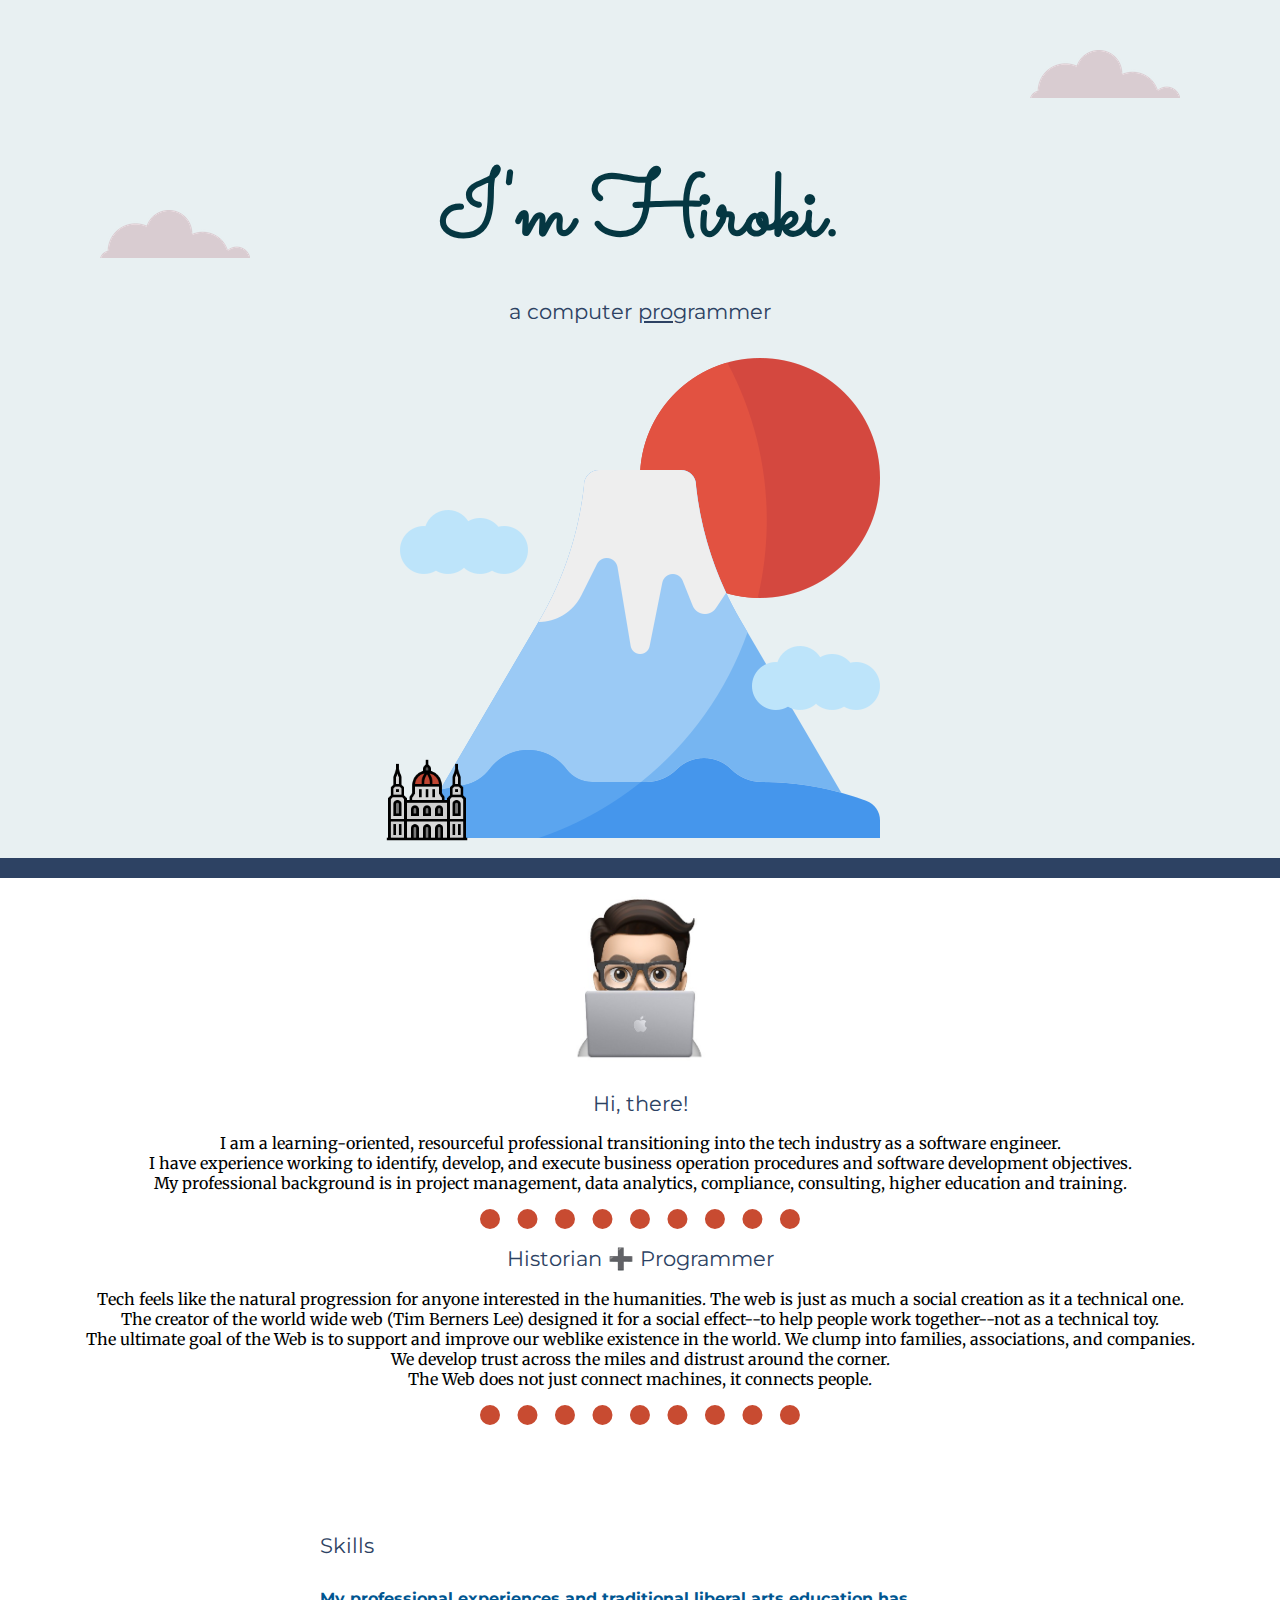
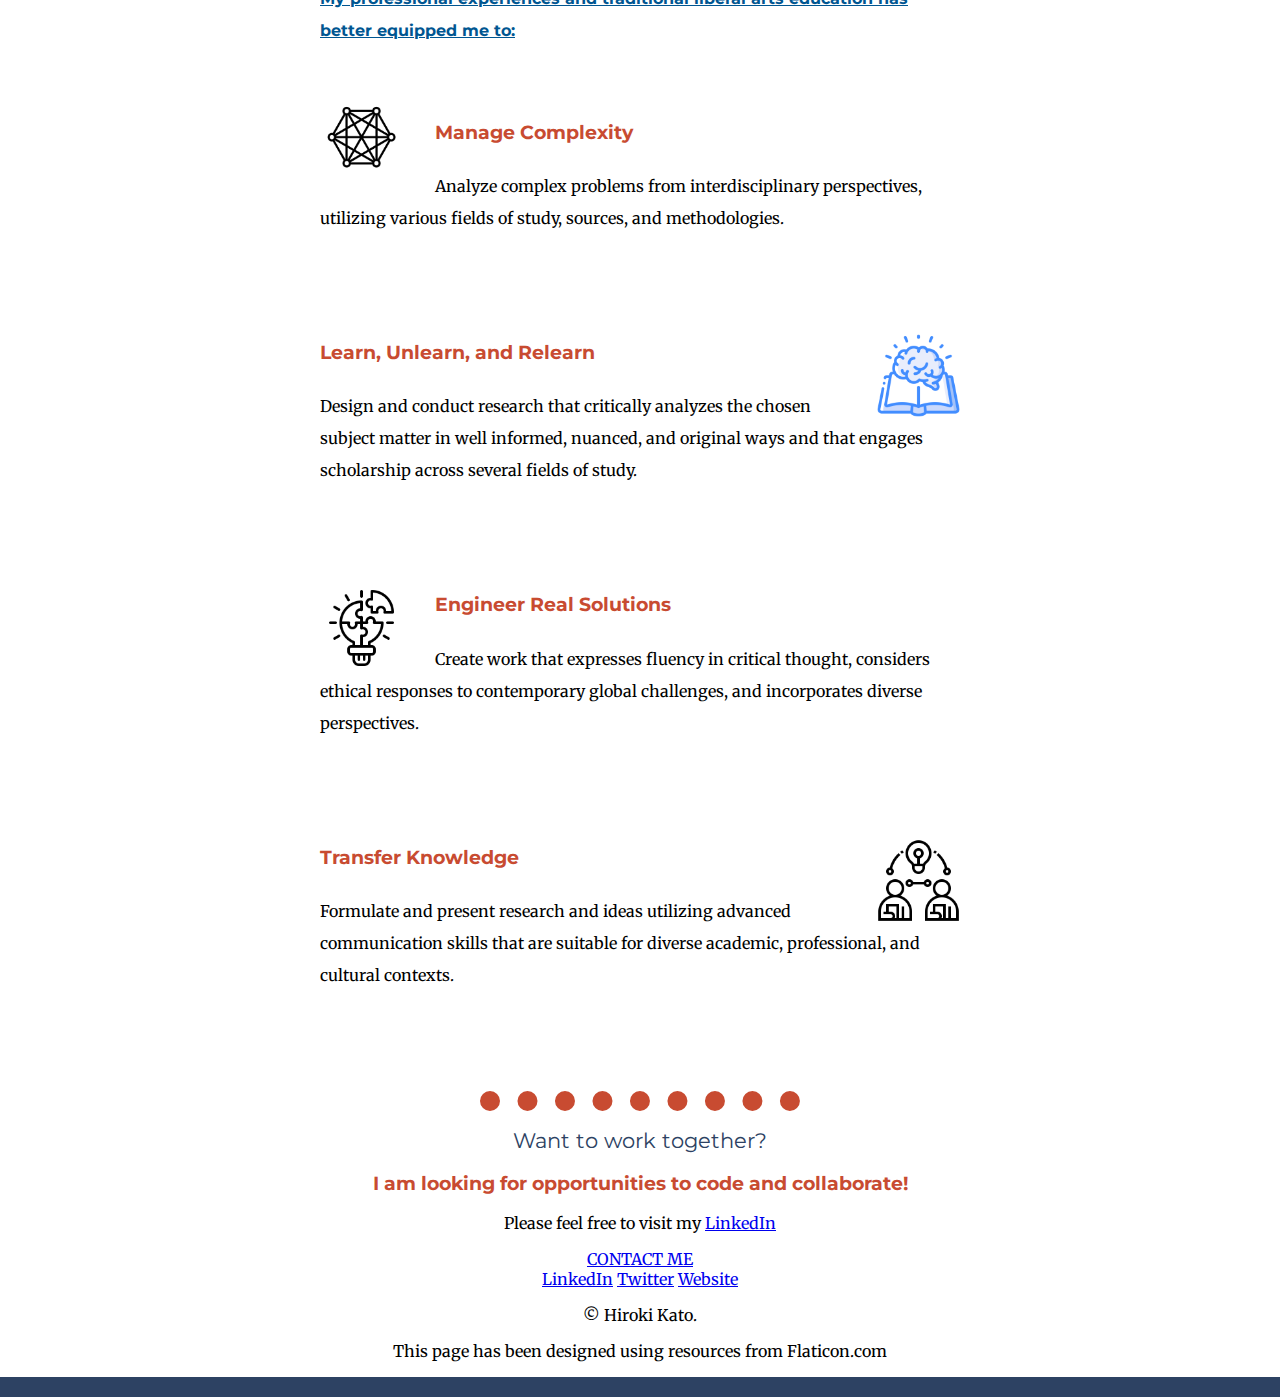
<file: index.html>
<!DOCTYPE html>
<html lang="en">

<head>
    <meta charset="UTF-8">
    <meta http-equiv="X-UA-Compatible" content="IE=edge">
    <meta name="viewport" content="width=device-width, initial-scale=1.0">
    <title>I'm Hiro</title>
    <link rel="icon" href="favicon.ico?v=2">
    <link rel="stylesheet" href="css/style.css">
    <link rel="preconnect" href="https://fonts.googleapis.com">
    <link rel="preconnect" href="https://fonts.gstatic.com" crossorigin>
    <link href="https://fonts.googleapis.com/css2?family=Merriweather&family=Montserrat&family=Sacramento&display=swap"
        rel="stylesheet">
</head>

<body>

    <div class="top-container">
        <img class="top-cloud" src="images/cloud.png" alt="cloud image">
        <h1>I'm Hiroki.</h1>
        <h2>a computer <span class="pro">pro</span>grammer</h2>
        <img class="bottom-cloud" src="images/cloud.png" alt="cloud image">
        <img class="parliament" src="images/parliament.png" alt="Hungarian parliament image">
        <img id="fuji" src="images/fuji.png" alt="mountain image">

    </div>
    <div class="navy-background"><br></div>
    <div class="middle-container">
        <div class="profile">
            <img id="hiro-picture" src="/images/hiro_apple.jpeg" alt="picture of Hiroki">
            <h2>Hi, there!</h2>
            <p>
                I am a learning-oriented, resourceful professional transitioning into the tech industry as a
                software engineer. <br>
                I have experience working to identify, develop, and execute business operation procedures
                and software development objectives. <br>
                My professional background is in project management, data analytics, compliance, consulting, higher
                education and training. <br>
            </p>
            <hr>
            <h2>Historian ➕ Programmer</h2>
            <p>Tech feels like the natural progression for anyone interested in the humanities.
                The web is just as much a social creation as it a technical one. <br>
                The creator of the world wide web (Tim Berners Lee) designed it for a social effect--to help people work
                together--not as a technical toy. <br>
                The ultimate goal of the Web is to support and improve our weblike existence in the world. We clump into
                families, associations, and companies. <br>
                We develop trust across the miles and distrust around the corner. <br>
                The Web does not just connect machines, it connects people. <br>

            </p>
        </div>



        <hr>


        <div class="skills">
            
            <div class="skill-row">
                <h2>Skills</h2>
                <h3 id="work-experience-text">My professional experiences and traditional liberal arts education has better equipped me to:</h3>
                <br>
    
                <img class="skills-picture-left" src="images/complexity.png"
                    alt="picture of geometric shape from IconBaandar Flaticon">

                <h3>Manage Complexity</h3>
                <p>Analyze complex problems from interdisciplinary perspectives, utilizing various fields of study,
                    sources, and methodologies.</p>
            </div>
            <div class="skill-row">
                <img class="skills-picture-right" src="images/book.png" alt="picture of a book with a brain on top">
                <h3>Learn, Unlearn, and Relearn</h3>
                <p>Design and conduct research that critically analyzes the chosen subject matter in well informed,
                    nuanced, and original ways and that engages scholarship across several fields of study.</p>
            </div>
            <div class="skill-row">
                <img class="skills-picture-left" src="images/idea.png"
                    alt="picture of a lightbulb with a puzzle piece missing">
                <h3>Engineer Real Solutions</h3>
                <p>Create work that expresses fluency in critical thought, considers ethical responses to contemporary
                    global challenges, and incorporates diverse perspectives.</p>
            </div>

            <div class="skill-row">
                <img class="skills-picture-right" src="images/knowledge.png"
                    alt="picture of two people with a light bulb representing knowledge sharing">
                <h3>Transfer Knowledge</h3>
                <p>Formulate and present research and ideas utilizing advanced communication skills that are suitable
                    for diverse academic, professional, and cultural contexts.</p>
            </div>
        </div>
        <hr>
        <div class="contact-me">
            <h2>Want to work together?</h2>
            <h3>I am looking for opportunities to code and collaborate!</h3>
            <p>Please feel free to visit my <a href="https://www.linkedin.com/in/hirokikato/">LinkedIn</a></p>
            <a class="btn" href="mailto:name@email.com">CONTACT ME</a>
        </div>
    </div>


    <div class="bottom-container">
        <a class="footer-link" href="https://www.linkedin.com/">LinkedIn</a>
        <a class="footer-link" href="https://twitter.com/">Twitter</a>
        <a class="footer-link" href="https://www.google.com/">Website</a>
        <p>© Hiroki Kato.</p>
        <p>This page has been designed using resources from Flaticon.com</p>
    </div>
    <div class="navy-background"><br></div>

</body>

</html>
</file>
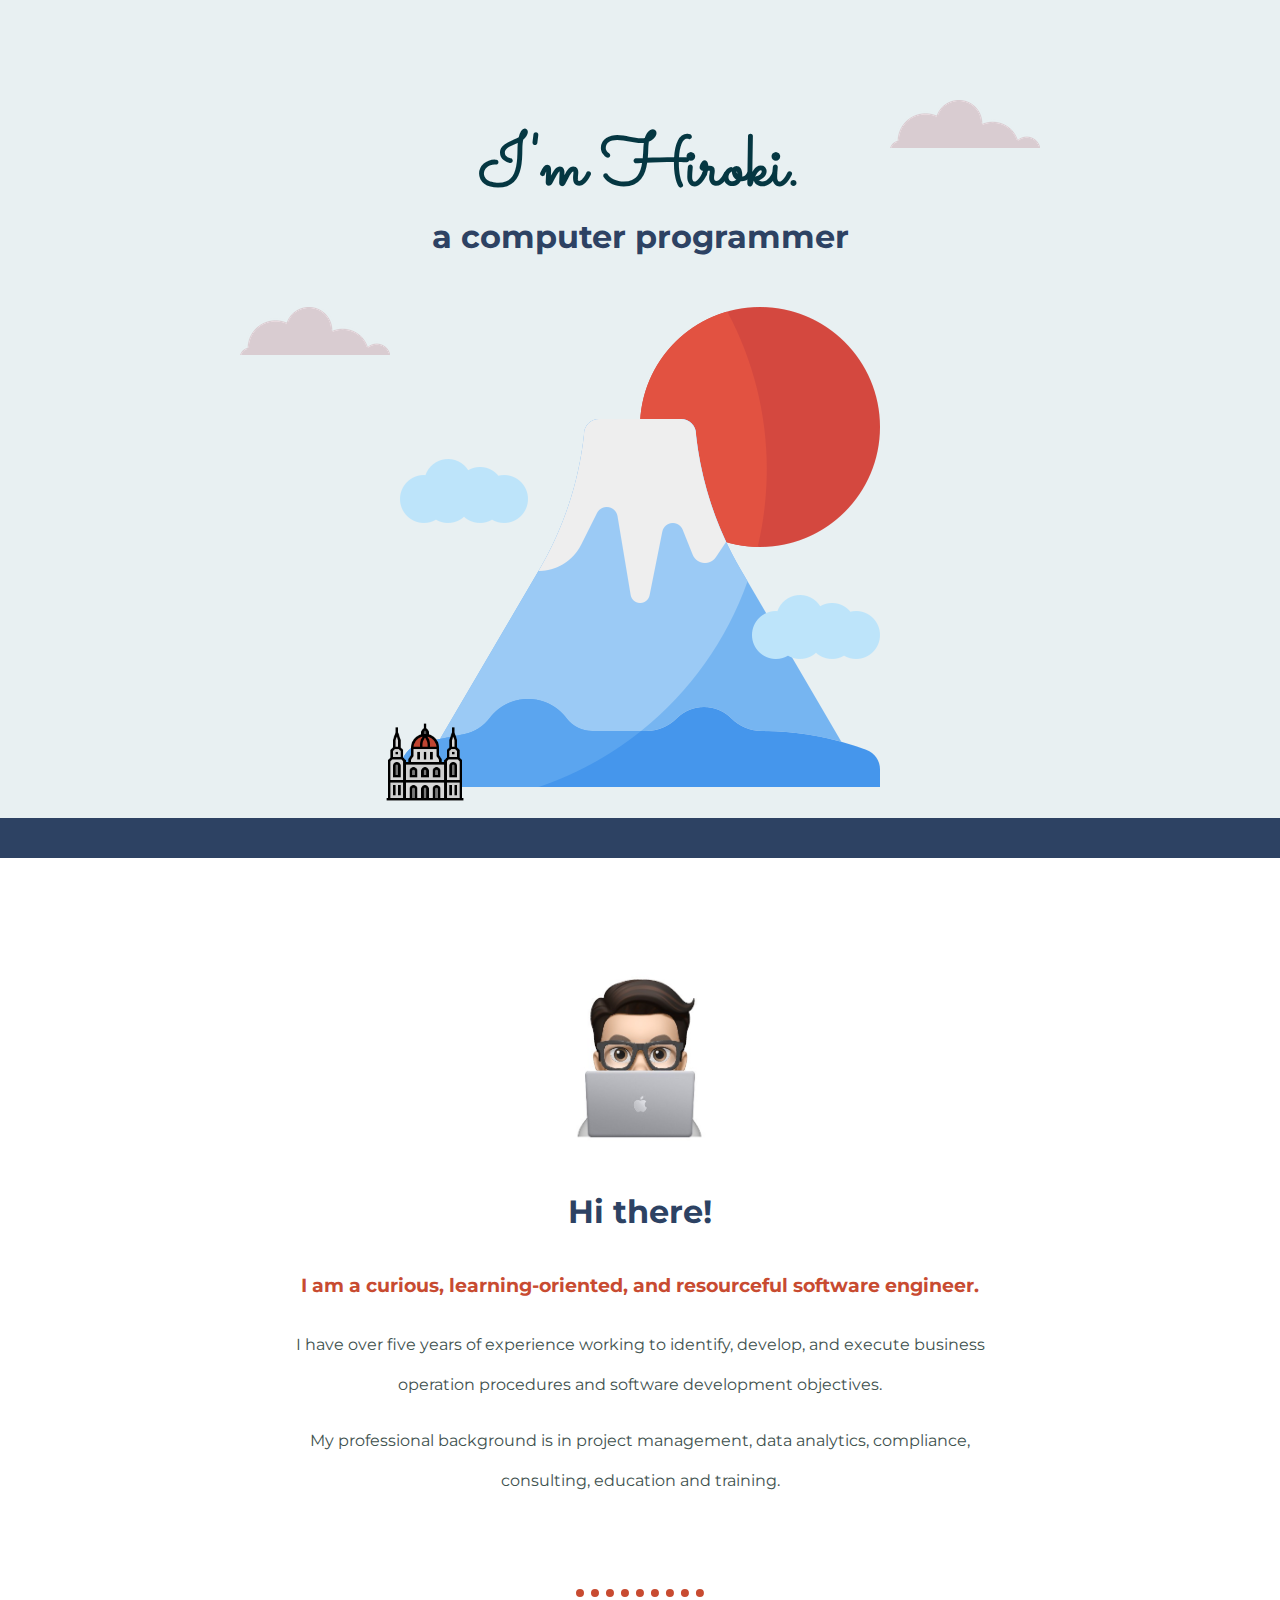
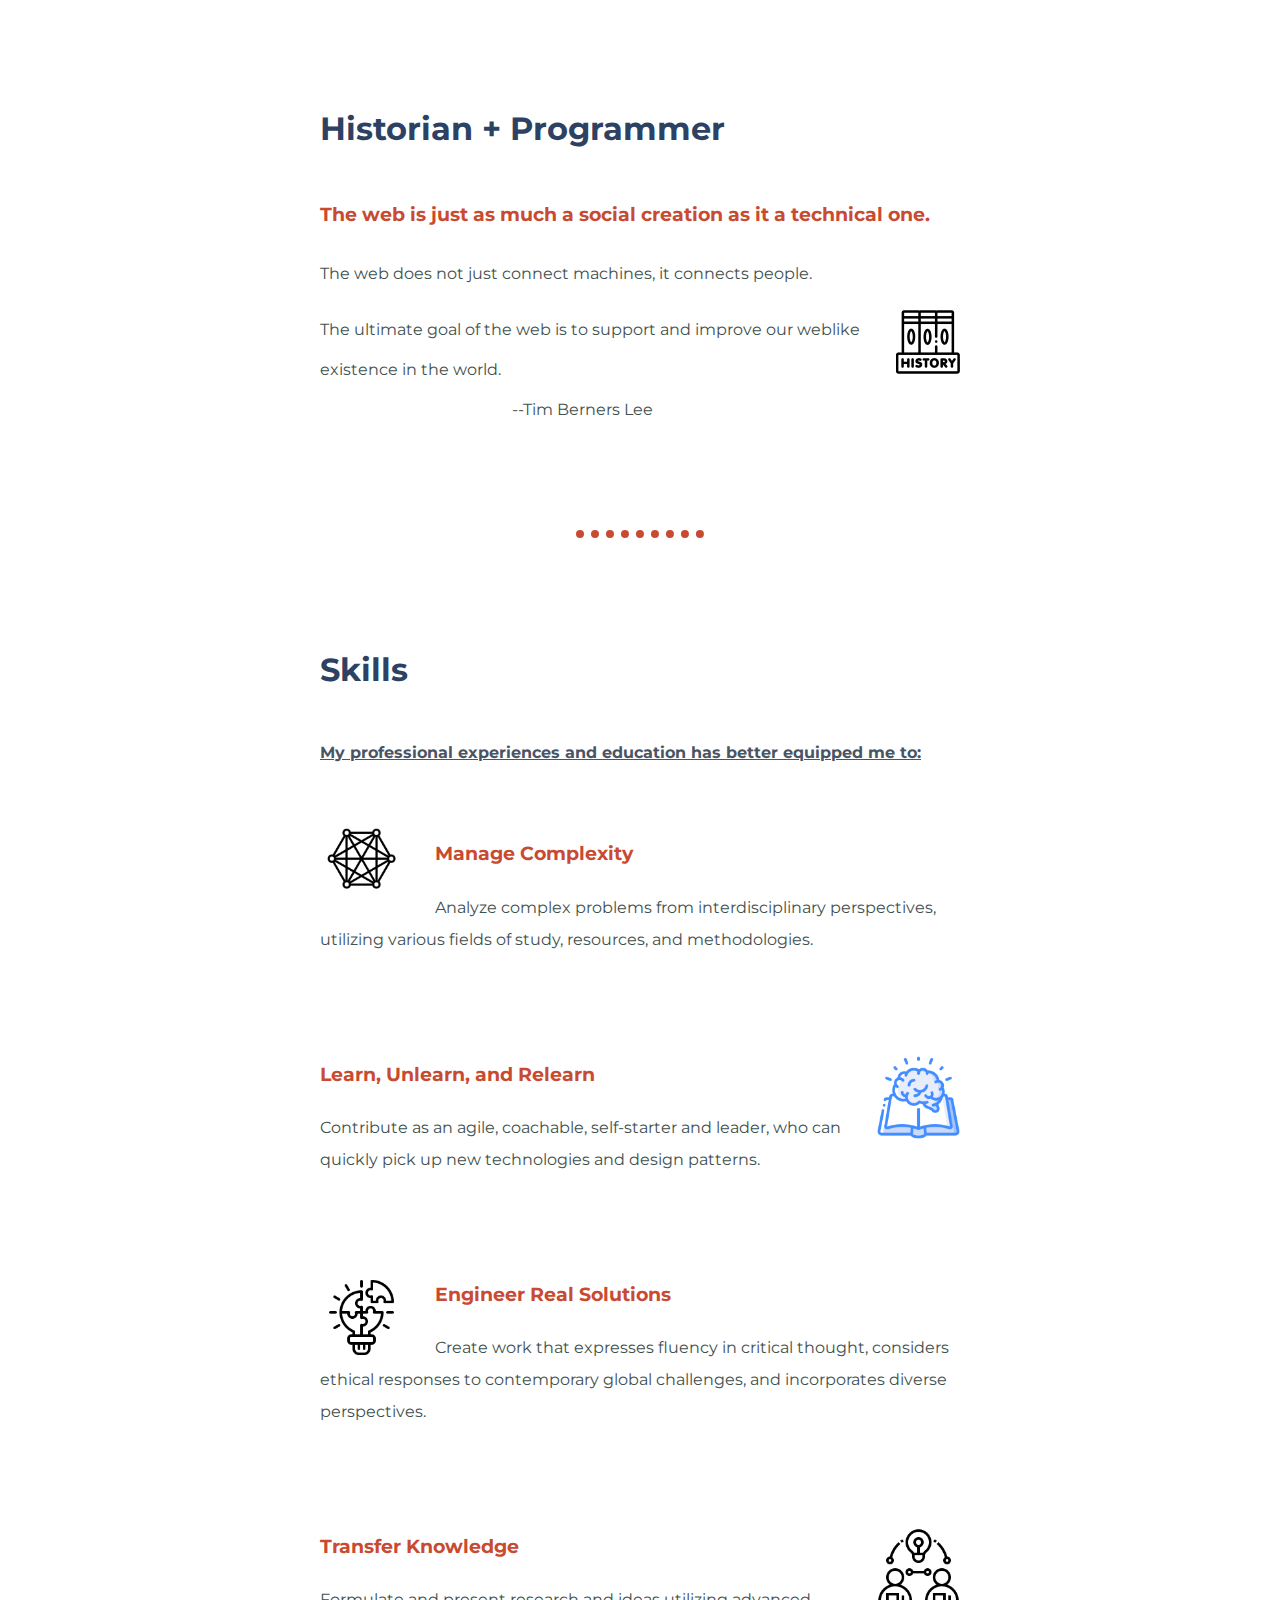
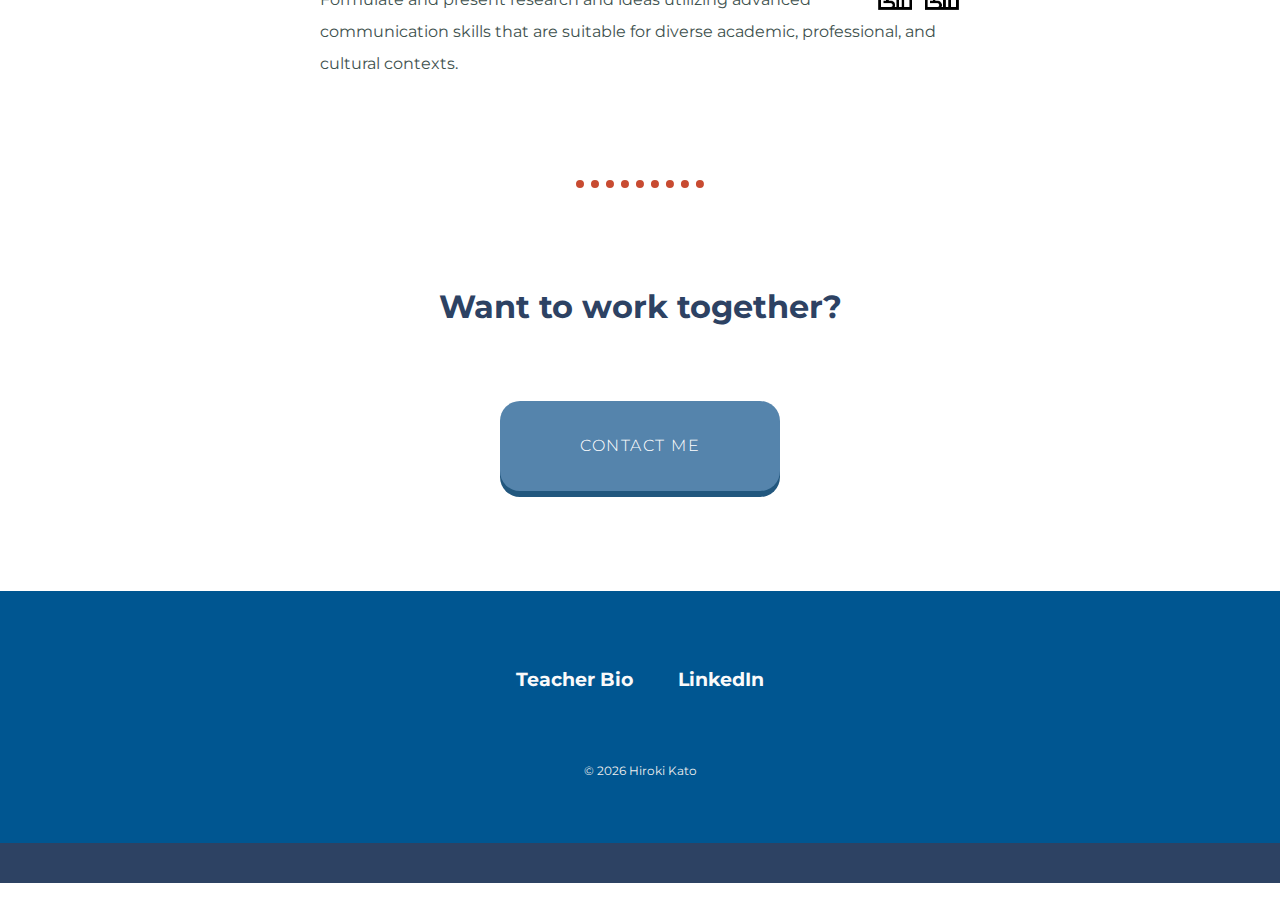
<file: docs/index.html>
<!DOCTYPE html>
<html lang="en">

<head>
    <meta charset="UTF-8">
    <meta http-equiv="X-UA-Compatible" content="IE=edge">
    <meta name="viewport" content="width=device-width, initial-scale=1.0">
    <title>I'm Hiro</title>
    <link rel="icon" href="favicon.ico?v=2">
    <link rel="stylesheet" href="assets/css/style.css">
    <link rel="preconnect" href="https://fonts.googleapis.com">
    <link rel="preconnect" href="https://fonts.gstatic.com" crossorigin>
    <link href="https://fonts.googleapis.com/css2?family=Merriweather&family=Montserrat&family=Sacramento&display=swap"
        rel="stylesheet">
    <script defer type="text/javascript" src="./index.js" defer></script>
</head>

<body>

    <div class="top-container">
        <img class="top-cloud animated" src="assets/images/cloud.png" alt="cloud image">
        <h1>I'm Hiroki.</h1>
        <h2>a computer programmer</h2>
        <img class="bottom-cloud animated" src="assets/images/cloud.png" alt="cloud image">
        <img class="parliament" src="assets/images/parliament.png" alt="Hungarian parliament image">
        <img id="fuji" src="assets/images/fuji.png" alt="mountain image">

    </div>
    <div class="navy-background"><br></div>
    <div class="middle-container">
        <div class="profile">
            <img id="hiro-picture" src="assets/images/hiro_apple.jpeg" alt="picture of Hiroki">
            <h2>Hi there!</h2>
            <div class="intro">
                <h3>I am a curious, learning-oriented, and resourceful software engineer.</h3>

                <p>I have over five years of experience working to identify, develop, and execute business operation
                    procedures and software development objectives.
                </p>
                <p>My professional background is in project management, data analytics, compliance, consulting,
                    education and training.</p>

            </div>
            <br>
            <hr>
            <div class="skills">
                <div class="skill-row">
                    <h2>Historian + Programmer</h2>
                    <div>
                        <h3>The web is just as much a social creation as it a technical one.</h3>

                        The web does not just connect machines, it connects people.

                        </p>
                        <img id="history-picture" src="assets/images/history.png" alt="picture of history books">

                        <quote>
                            The ultimate goal of the web is to support and improve our weblike
                            existence in the world.
                        </quote>
                        <div class="right">--Tim Berners Lee</div>
                    </div>

                </div>
            </div>
        </div>



        <hr>


        <div class="skills">

            <div class="skill-row">
                <h2>Skills</h2>
                <h3 id="work-experience-text">My professional experiences and education has better equipped me to:</h3>
                <br>

                <img class="skills-picture-left" src="assets/images/complexity.png"
                    alt="picture of complexly shaped diagram">

                <h3>Manage Complexity</h3>
                <p>Analyze complex problems from interdisciplinary perspectives, utilizing various fields of study,
                    resources, and methodologies.</p>
            </div>
            <div class="skill-row">
                <img class="skills-picture-right" src="assets/images/book.png"
                    alt="picture of a book with a brain on top">
                <h3>Learn, Unlearn, and Relearn</h3>

                <p>Contribute as an agile, coachable, self-starter and leader, who can quickly pick up new technologies
                    and design
                    patterns.</p>
            </div>
            <div class="skill-row">
                <img class="skills-picture-left" src="assets/images/idea.png"
                    alt="picture of a lightbulb with a puzzle piece missing">
                <h3>Engineer Real Solutions</h3>
                <p>Create work that expresses fluency in critical thought, considers ethical responses to contemporary
                    global challenges, and incorporates diverse perspectives.</p>
            </div>

            <div class="skill-row">
                <img class="skills-picture-right" src="assets/images/knowledge.png"
                    alt="picture of two people with a light bulb representing knowledge sharing">
                <h3>Transfer Knowledge</h3>
                <p>Formulate and present research and ideas utilizing advanced communication skills that are suitable
                    for diverse academic, professional, and cultural contexts.</p>
            </div>
        </div>
        <hr>
        <br>
        <div class="contact-me">
            <h2>Want to work together?</h2>

            <br>
            <a class="btn" href="mailto:hirokikato1@gmail.com">CONTACT ME</a>
        </div>

    </div>


    <div class="bottom-container">
        <div class="links">
            <h3> <a class="footer-link" href="https://drexel.edu/goodwin/about/faculty/Hiroki-Kato/">Teacher Bio</a>

                <a class="footer-link" href="https://www.linkedin.com/in/hirokikato/">LinkedIn</a>
            </h3>
        </div>
        <p class="copyright">
            <br>
            This page has been designed using resources from Flaticon.com and Apple
        </p>
    </div>
    <div class="navy-background"><br></div>

</body>

</html>
</file>
<file: css/style.css>
body {
  margin: 0;
  text-align: center;
  font-family: "Merriweather", serif;
}

h1 {
  font-size: 5.625rem;
  color: #053742;
  margin: 50px auto 0 auto;
  font-family: "Sacramento", cursive;
}

h2 {
  color: #2d4263;
  font-size: 1.3rem;
  font-weight: normal;
  font-family: "Montserrat", sans-serif;
}

h3 {
  font-family: "Montserrat", sans-serif;
  color: #c84b31;
}

hr {
  border-style: none;
  border-top-style: dotted;
  border-color: #c84b31;
  border-width: 20px;
  width: 25%;
}

.skill-row {
    width: 50%;
    margin: 100px auto 100px auto;
    text-align: left;
    line-height: 2;
}

.pro {
  text-decoration: underline;
}

.top-container {
  background-color: #e8f0f2;
  position: relative;
  padding-top: 100px;
}

.middle-container {
}

.bottom-container {
  margin-top: ;
}

.bottom-cloud {
  position: absolute;
  bottom: 600px;
  left: 100px;
}

.top-cloud {
  position: absolute;
  top: 50px;
  right: 100px;
}

#fuji {
  max-height: 75%;
  max-width: 75%;
}
.parliament {
  position: absolute;
  bottom: 15px;
  max-height: 10%;
  max-width: 10%;
}

#hiro-picture {
  max-height: 15%;
  max-width: 15%;
}
.skills-picture-left {
  float: left;
  max-height: 13%;
  max-width: 13%;
  margin-right: 2rem;
  
}

.skills-picture-right {
    float: right;
    max-height: 13%;
    max-width: 13%;
    margin-left: 2rem;
    
  }

.navy-background {
  background-color: #2d4263;
}

#work-experience-text {
  font-family: "Montserrat", sans-serif;
  color: #005691;
  font-size: 1rem;
  text-decoration: underline;
}
</file>
<file: docs/assets/css/style.css>
body {
  margin: 0;
  text-align: center;
  font-family: "Montserrat", sans-serif;
  color: #40514e;
}

h1 {
  font-size: 4.5rem;
  color: #053742;
  margin: 50px auto 0 auto;
  font-family: "Sacramento", cursive;
}

h2 {
  color: #2d4263;
  padding-bottom: 0.5rem;
  font-size: 2rem;
  font-weight: bolder;
  font-family: "Montserrat", sans-serif;
}

h3 {
  font-family: "Montserrat", sans-serif;
  color: #c84b31;
}

br {
  line-height: 5rem;
}

hr {
  border-style: none;
  border-top-style: dotted;
  border-color: #c84b31;
  border-width: 0.5rem;
  width: 10%;
  margin-top: 2rem;
  margin-bottom: 2rem;
}

div {
  line-height: 2.5rem;
}

.right {
  margin-left: 30%;
}

.skill-row {
  width: 50%;
  margin: 100px auto 100px auto;
  text-align: left;
  line-height: 2;
}

.pro {
  text-decoration: underline;
}

.intro {
  width: 55%;
  text-align: center;
  margin: auto;
}

#history-picture {
  float: right;
  max-height: 10%;
  max-width: 10%;
}

.background-story {
  width: 50%;
  margin: auto;
  text-align: right;
}

.top-container {
  background-color: #e8f0f2;
  position: relative;
  padding-top: 100px;
}

.middle-container {
  margin: 100px 0 100px 0;
}

.bottom-container {
  background-color: #005691;
  color: #fafafa;
  padding: 50px 0 20px;
}

.contact-message {
  width: 40%;
  margin: 40px auto 60px;
}

a {
  color: #fafafa;
  font-family: "Montserrat", sans-serif;
  margin: 10px 20px;
  text-decoration: none;
}

#portfolio {
  color: #f66b0e;
}

#portfolio:hover {
  color: #005691;
}

.copyright {
  color: #efefef;
  font-size: 0.75rem;
  padding: 20px 0;
}

.animated {
  transition-property: transform;
  transition-duration: 1s;
  transition-timing-function: easeInOutBounce;
}

.bottom-cloud {
  margin-right: 1rem;
  margin-top: 1rem;
  position: absolute;
  left: 15rem;
}

.bottom-cloud:hover {
  transform: scale(0.7, 1.3);
}

.top-cloud {
  margin-bottom: 1rem;
  margin-left: 1rem;
  position: absolute;
  right: 15rem;
}

.top-cloud:hover {
  transform: scale(0.8, 1.2);
}

#fuji {
  max-height: 75%;
  max-width: 75%;
}

.parliament {
  position: absolute;
  bottom: 15px;
  max-height: 10%;
  max-width: 10%;
}

#hiro-picture {
  max-height: 15%;
  max-width: 15%;
}
.skills-picture-left {
  float: left;
  max-height: 13%;
  max-width: 13%;
  margin-right: 2rem;
}

.skills-picture-right {
  float: right;
  max-height: 13%;
  max-width: 13%;
  margin-left: 2rem;
}

.links {
  display: flex;
  justify-content: center;
}

.navy-background {
  background-color: #2d4263;

  margin-bottom: 2rem;
}

#work-experience-text {
  font-family: "Montserrat", sans-serif;
  color: #495464;
  font-size: 1rem;
  text-decoration: underline;
}

.btn {
  outline: none;
  border: none;
  cursor: pointer;
  display: inline-block;
  position: relative;
  background: #5584ac;
  font-size: 16px;
  font-weight: 300;
  color: white;
  text-transform: uppercase;
  letter-spacing: 1.5px;
  padding: 25px 80px;
  margin: 0 auto;
  box-shadow: 0 6px #22577e;
  border-radius: 20px;
}

.btn:hover {
  box-shadow: 0 3px #22577e;
  top: 2px;
}

.btn:active {
  box-shadow: 0 0px #22577e;
  top: 6px;
}

.column {
  float: left;
  width: 33.33%;
}

/* Clear floats after the columns */
.row:after {
  content: "";
  display: table;
  clear: both;
}

@media screen and (max-width: 600px) {
  .column {
    width: 100%;
  }
}
</file>
